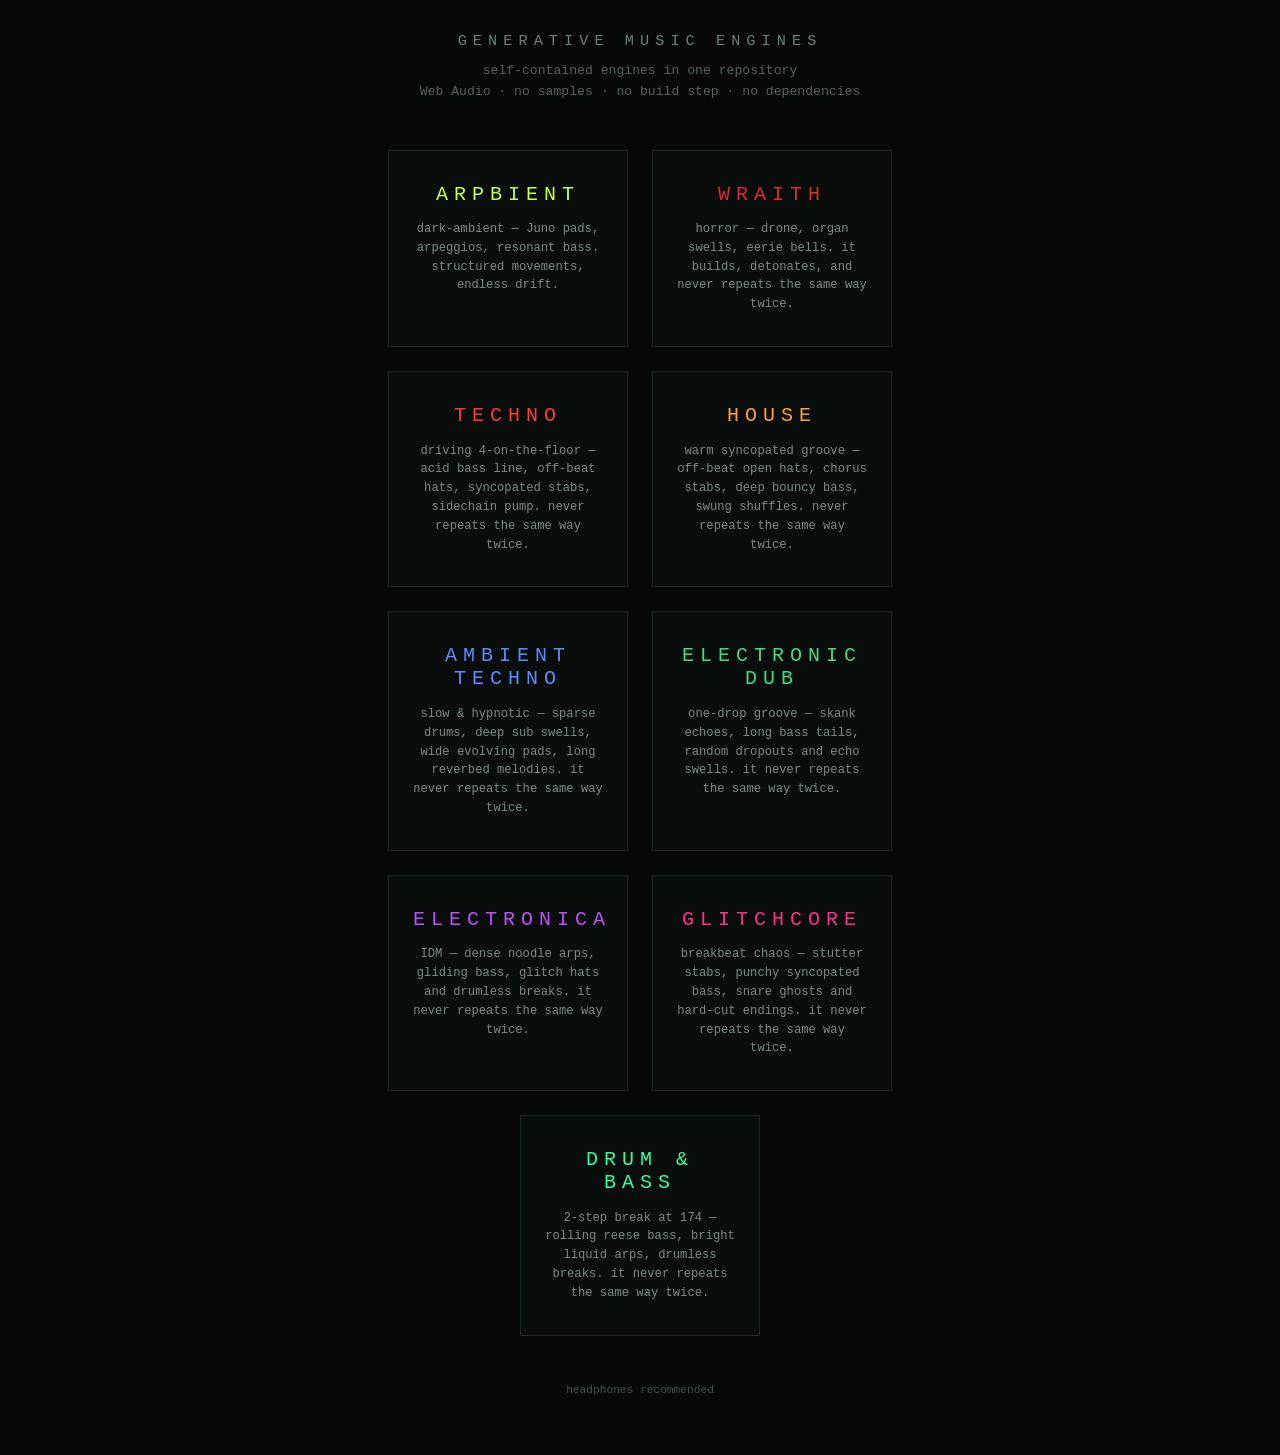
<file: index.html>
<!doctype html>
<html lang="en">
<head>
<meta charset="UTF-8" />
<title>Generative Music Engines</title>
<meta name="viewport" content="width=device-width, initial-scale=1.0" />
<link rel="icon" href="data:image/svg+xml,%3Csvg xmlns='http://www.w3.org/2000/svg' viewBox='0 0 16 16'%3E%3Crect width='16' height='16' fill='%23050807'/%3E%3Ccircle cx='5' cy='8' r='3' fill='none' stroke='%23c6ff3d' stroke-width='1.4'/%3E%3Ccircle cx='11' cy='8' r='3' fill='none' stroke='%23d92b2b' stroke-width='1.4'/%3E%3C/svg%3E" />
<style>
  :root { color-scheme: dark; }
  * { box-sizing: border-box; }
  body {
    margin: 0; min-height: 100vh; display: grid; place-items: center;
    background: #050807; color: #cfd8d3;
    font-family: ui-monospace, SFMono-Regular, Menlo, Consolas, monospace;
  }
  .wrap { text-align: center; padding: 2rem; max-width: 680px; }
  h1 {
    margin: 0 0 0.6rem; font-weight: 400; font-size: 0.95rem;
    letter-spacing: 0.4em; text-transform: uppercase; color: #6f7f78;
  }
  .sub { margin: 0 0 3rem; font-size: 0.82rem; color: #55635d; line-height: 1.6; }
  .cards { display: flex; gap: 1.5rem; justify-content: center; flex-wrap: wrap; }
  a.card {
    display: block; width: 240px; padding: 2rem 1.5rem; text-decoration: none;
    background: #080d0b; border: 1px solid #1c2622; color: #cfd8d3;
    transition: border-color 0.25s, box-shadow 0.25s, transform 0.25s;
  }
  a.card:hover { transform: translateY(-4px); }
  a.card h2 { margin: 0; font-size: 1.25rem; font-weight: 500; letter-spacing: 0.3em; }
  a.card p { margin: 0.9rem 0 0; font-size: 0.76rem; line-height: 1.55; color: #7d8c85; }
  #arpbient-card h2 { color: #c6ff3d; }
  #arpbient-card:hover { border-color: #c6ff3d; box-shadow: 0 0 34px rgba(198, 255, 61, 0.12); }
  #wraith-card h2 { color: #d92b2b; }
  #wraith-card:hover { border-color: #d92b2b; box-shadow: 0 0 34px rgba(217, 43, 43, 0.16); }
  #techno-card h2 { color: #ff3b30; }
  #techno-card:hover { border-color: #ff3b30; box-shadow: 0 0 34px rgba(255, 59, 48, 0.16); }
  #house-card h2 { color: #ffa028; }
  #house-card:hover { border-color: #ffa028; box-shadow: 0 0 34px rgba(255, 160, 40, 0.16); }
  #ambient-techno-card h2 { color: #5b8cff; }
  #ambient-techno-card:hover { border-color: #5b8cff; box-shadow: 0 0 34px rgba(91, 140, 255, 0.16); }
  #electronic-dub-card h2 { color: #3ddc84; }
  #electronic-dub-card:hover { border-color: #3ddc84; box-shadow: 0 0 34px rgba(61, 220, 132, 0.16); }
  #electronica-card h2 { color: #c04cff; }
  #electronica-card:hover { border-color: #c04cff; box-shadow: 0 0 34px rgba(192, 76, 255, 0.16); }
  #glitchcore-card h2 { color: #ff2e88; }
  #glitchcore-card:hover { border-color: #ff2e88; box-shadow: 0 0 34px rgba(255, 46, 136, 0.18); }
  #drum-and-bass-card h2 { color: #2eff9e; }
  #drum-and-bass-card:hover { border-color: #2eff9e; box-shadow: 0 0 34px rgba(46, 255, 158, 0.16); }
  .foot { margin: 3rem 0 0; font-size: 0.7rem; color: #45524c; }
</style>
</head>
<body>
  <div class="wrap">
    <h1>Generative Music Engines</h1>
    <p class="sub">self-contained engines in one repository<br/>
    Web Audio · no samples · no build step · no dependencies</p>
    <div class="cards">
      <a class="card" id="arpbient-card" href="arpbient/">
        <h2>ARPBIENT</h2>
        <p>dark-ambient — Juno pads, arpeggios, resonant bass.
        structured movements, endless drift.</p>
      </a>
      <a class="card" id="wraith-card" href="wraith/">
        <h2>WRAITH</h2>
        <p>horror — drone, organ swells, eerie bells.
        it builds, detonates, and never repeats the same way twice.</p>
      </a>
      <a class="card" id="techno-card" href="techno/">
        <h2>TECHNO</h2>
        <p>driving 4-on-the-floor — acid bass line, off-beat hats,
        syncopated stabs, sidechain pump. never repeats the same way twice.</p>
      </a>
      <a class="card" id="house-card" href="house/">
        <h2>HOUSE</h2>
        <p>warm syncopated groove — off-beat open hats, chorus stabs,
        deep bouncy bass, swung shuffles. never repeats the same way twice.</p>
      </a>
      <a class="card" id="ambient-techno-card" href="ambient-techno/">
        <h2>AMBIENT TECHNO</h2>
        <p>slow &amp; hypnotic — sparse drums, deep sub swells, wide evolving
        pads, long reverbed melodies. it never repeats the same way twice.</p>
      </a>
      <a class="card" id="electronic-dub-card" href="electronic-dub/">
        <h2>ELECTRONIC DUB</h2>
        <p>one-drop groove — skank echoes, long bass tails, random dropouts
        and echo swells. it never repeats the same way twice.</p>
      </a>
      <a class="card" id="electronica-card" href="electronica/">
        <h2>ELECTRONICA</h2>
        <p>IDM — dense noodle arps, gliding bass, glitch hats and
        drumless breaks. it never repeats the same way twice.</p>
      </a>
      <a class="card" id="glitchcore-card" href="glitchcore/">
        <h2>GLITCHCORE</h2>
        <p>breakbeat chaos — stutter stabs, punchy syncopated bass,
        snare ghosts and hard-cut endings. it never repeats the same way twice.</p>
      </a>
      <a class="card" id="drum-and-bass-card" href="drum-and-bass/">
        <h2>DRUM &amp; BASS</h2>
        <p>2-step break at 174 — rolling reese bass, bright liquid
        arps, drumless breaks. it never repeats the same way twice.</p>
      </a>
    </div>
    <p class="foot">headphones recommended</p>
  </div>
</body>
</html>
</file>
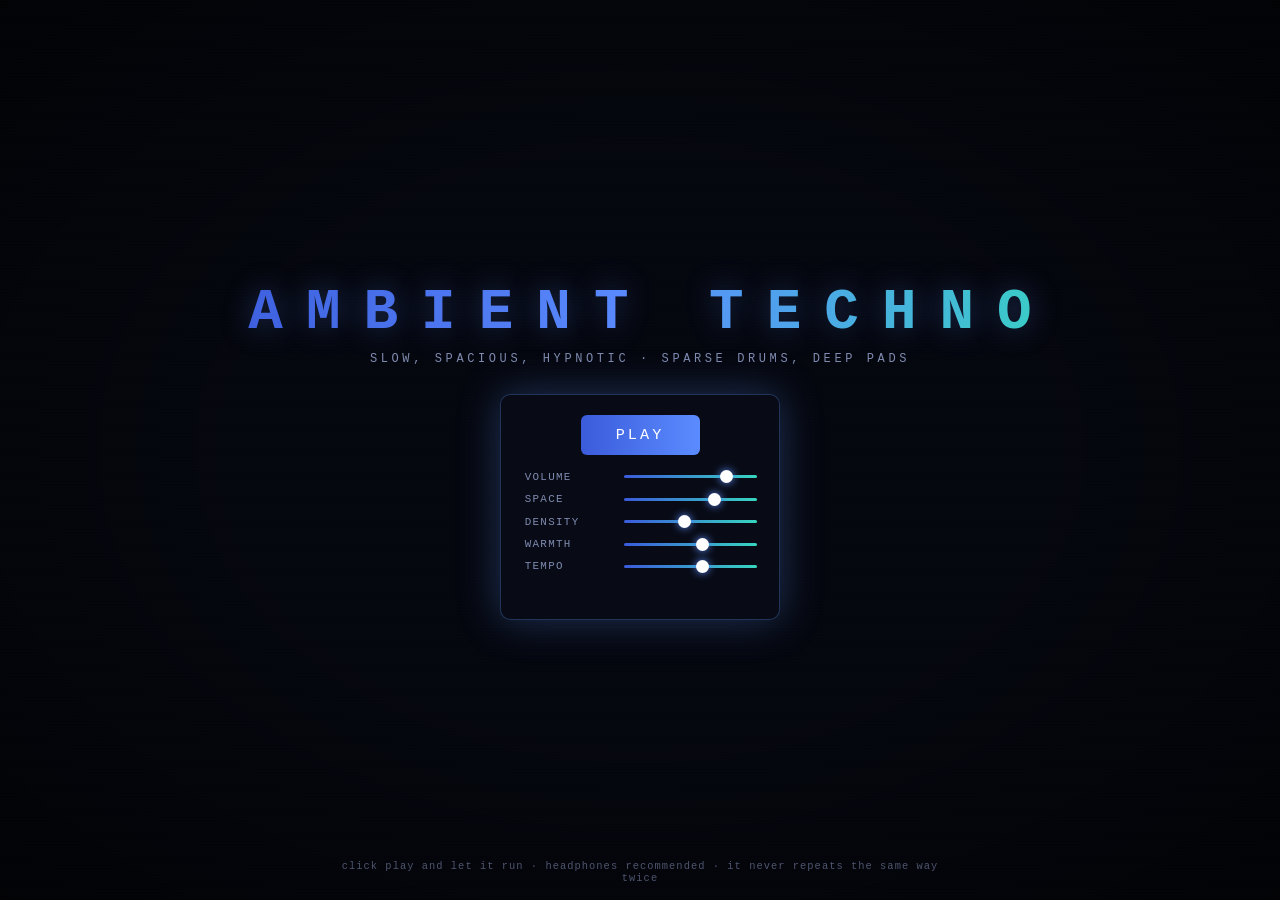
<file: ambient-techno/index.html>
<!doctype html>
<html lang="en">
<head>
<meta charset="UTF-8" />
<title>Ambient Techno</title>
<meta name="viewport" content="width=device-width, initial-scale=1.0" />
<link rel="icon" href="data:image/svg+xml,%3Csvg xmlns='http://www.w3.org/2000/svg' viewBox='0 0 16 16'%3E%3Crect width='16' height='16' fill='%2305070f'/%3E%3Cpath d='M2 10 Q5 5 8 8 T14 7' fill='none' stroke='%235b8cff' stroke-width='1.4' stroke-linecap='round'/%3E%3Ccircle cx='12' cy='11' r='1.6' fill='%2337d5c0'/%3E%3C/svg%3E" />
<link rel="stylesheet" href="style.css" />
<link rel="stylesheet" href="theme.css" />
</head>
<body>
  <canvas id="viz"></canvas>
  <div class="vignette"></div>
  <div class="scanlines"></div>

  <div class="overlay">
    <div class="title-block">
      <p class="title">AMBIENT&nbsp;TECHNO</p>
      <p class="subtitle">slow, spacious, hypnotic · sparse drums, deep pads</p>
    </div>

    <div class="panel">
      <button id="playBtn">PLAY</button>
      <div class="controls">
        <div class="control-row">
          <label for="vol">Volume</label>
          <input id="vol" type="range" min="0" max="1" step="0.01" value="0.8" />
        </div>
        <div class="control-row">
          <label for="space">Space</label>
          <input id="space" type="range" min="0" max="1" step="0.01" value="0.7" />
        </div>
        <div class="control-row">
          <label for="dens">Density</label>
          <input id="dens" type="range" min="0" max="1" step="0.01" value="0.45" />
        </div>
        <div class="control-row">
          <label for="warm">Warmth</label>
          <input id="warm" type="range" min="0" max="1" step="0.01" value="0.6" />
        </div>
        <div class="control-row">
          <label for="tempo">Tempo</label>
          <input id="tempo" type="range" min="90" max="120" step="1" value="108" />
        </div>
      </div>
      <div id="status"></div>
    </div>
  </div>

  <div class="hint">click play and let it run &middot; headphones recommended &middot; it never repeats the same way twice</div>

  <script type="module" src="js/main.js"></script>
</body>
</html>
</file>
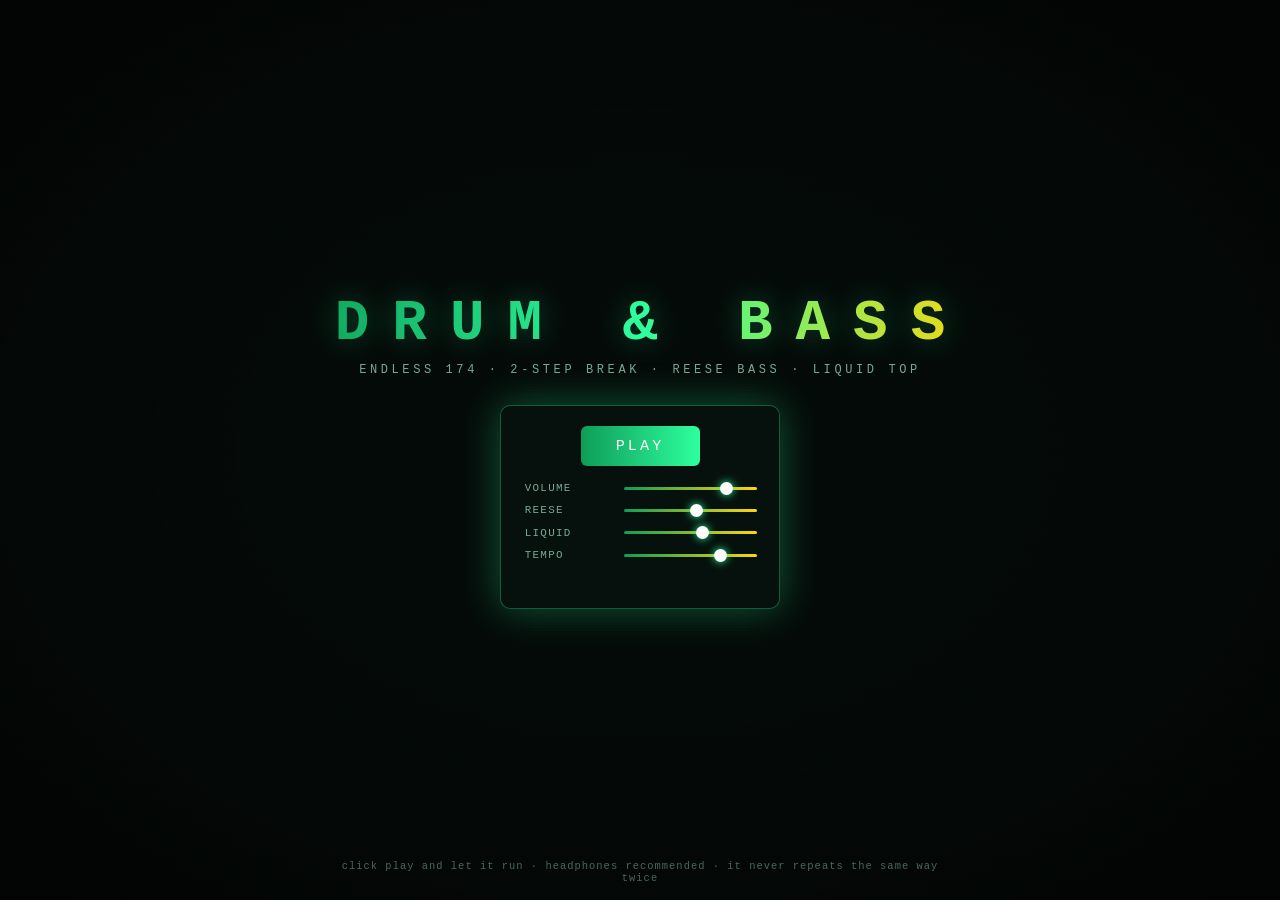
<file: drum-and-bass/index.html>
<!doctype html>
<html lang="en">
<head>
<meta charset="UTF-8" />
<title>Drum &amp; Bass</title>
<meta name="viewport" content="width=device-width, initial-scale=1.0" />
<link rel="icon" href="data:image/svg+xml,%3Csvg xmlns='http://www.w3.org/2000/svg' viewBox='0 0 16 16'%3E%3Crect width='16' height='16' fill='%23040a08'/%3E%3Cpath d='M2 11 L5 6 L8 11 L11 4 L14 9' fill='none' stroke='%232eff9e' stroke-width='1.7' stroke-linecap='round' stroke-linejoin='round'/%3E%3Ccircle cx='2' cy='11' r='1.4' fill='%23ffd60a'/%3E%3C/svg%3E" />
<link rel="stylesheet" href="style.css" />
<link rel="stylesheet" href="theme.css" />
</head>
<body>
  <canvas id="viz"></canvas>
  <div class="vignette"></div>
  <div class="scanlines"></div>

  <div class="overlay">
    <div class="title-block">
      <p class="title">DRUM &amp; BASS</p>
      <p class="subtitle">endless 174 · 2-step break · reese bass · liquid top</p>
    </div>

    <div class="panel">
      <button id="playBtn">PLAY</button>
      <div class="controls">
        <div class="control-row">
          <label for="vol">Volume</label>
          <input id="vol" type="range" min="0" max="1" step="0.01" value="0.8" />
        </div>
        <div class="control-row">
          <label for="reese">Reese</label>
          <input id="reese" type="range" min="0" max="1" step="0.01" value="0.55" />
        </div>
        <div class="control-row">
          <label for="liquid">Liquid</label>
          <input id="liquid" type="range" min="0" max="1" step="0.01" value="0.6" />
        </div>
        <div class="control-row">
          <label for="tempo">Tempo</label>
          <input id="tempo" type="range" min="168" max="176" step="1" value="174" />
        </div>
      </div>
      <div id="status"></div>
    </div>
  </div>

  <div class="hint">click play and let it run &middot; headphones recommended &middot; it never repeats the same way twice</div>

  <script type="module" src="js/main.js"></script>
</body>
</html>
</file>
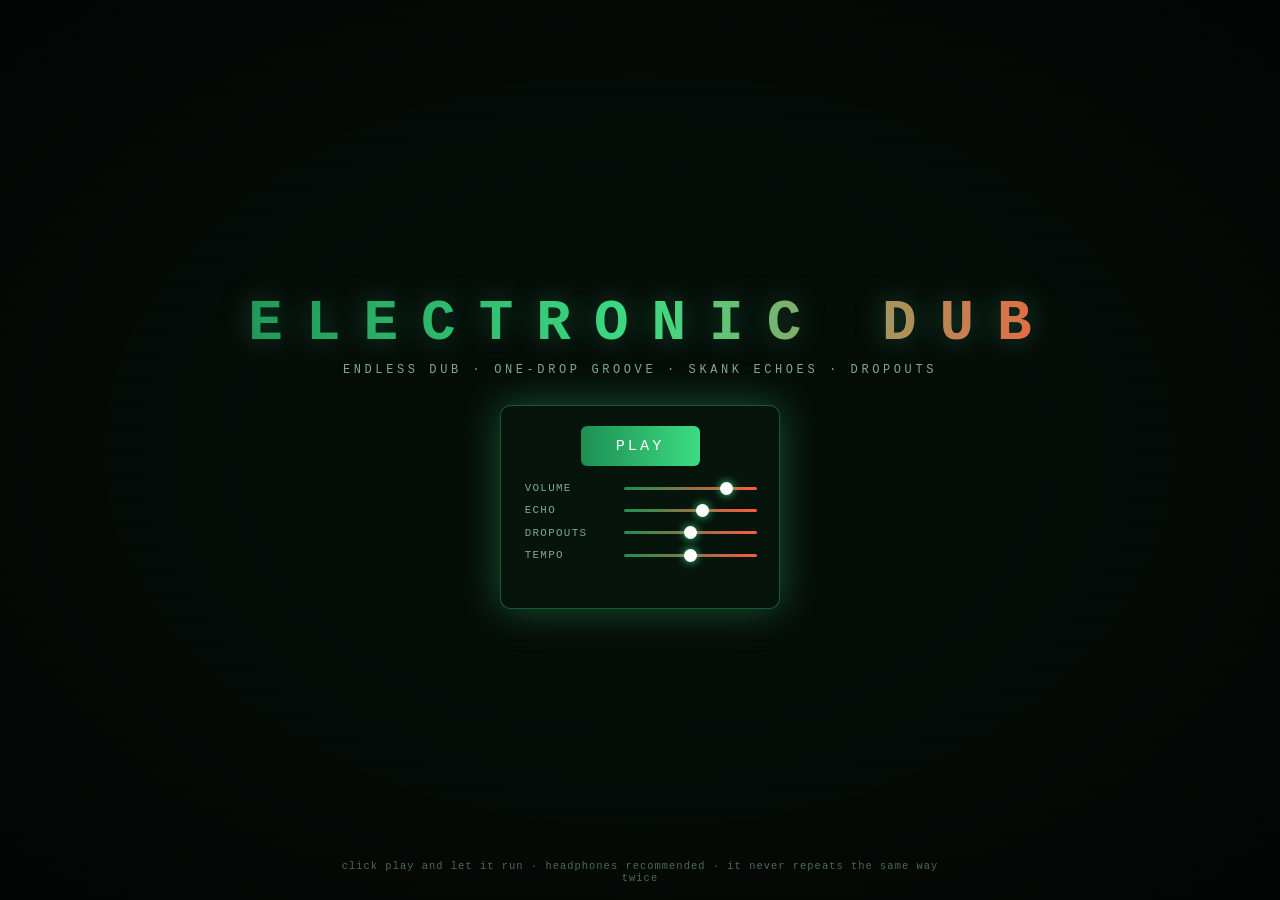
<file: electronic-dub/index.html>
<!doctype html>
<html lang="en">
<head>
<meta charset="UTF-8" />
<title>Electronic Dub</title>
<meta name="viewport" content="width=device-width, initial-scale=1.0" />
<link rel="icon" href="data:image/svg+xml,%3Csvg xmlns='http://www.w3.org/2000/svg' viewBox='0 0 16 16'%3E%3Crect width='16' height='16' fill='%23050c08'/%3E%3Cpath d='M2 11 Q8 3 14 11' fill='none' stroke='%233ddc84' stroke-width='1.8' stroke-linecap='round'/%3E%3Ccircle cx='8' cy='12' r='1.6' fill='%23ff5a3c'/%3E%3C/svg%3E" />
<link rel="stylesheet" href="style.css" />
<link rel="stylesheet" href="theme.css" />
</head>
<body>
  <canvas id="viz"></canvas>
  <div class="vignette"></div>
  <div class="scanlines"></div>

  <div class="overlay">
    <div class="title-block">
      <p class="title">ELECTRONIC DUB</p>
      <p class="subtitle">endless dub · one-drop groove · skank echoes · dropouts</p>
    </div>

    <div class="panel">
      <button id="playBtn">PLAY</button>
      <div class="controls">
        <div class="control-row">
          <label for="vol">Volume</label>
          <input id="vol" type="range" min="0" max="1" step="0.01" value="0.8" />
        </div>
        <div class="control-row">
          <label for="echo">Echo</label>
          <input id="echo" type="range" min="0" max="1" step="0.01" value="0.6" />
        </div>
        <div class="control-row">
          <label for="drop">Dropouts</label>
          <input id="drop" type="range" min="0" max="1" step="0.01" value="0.5" />
        </div>
        <div class="control-row">
          <label for="tempo">Tempo</label>
          <input id="tempo" type="range" min="70" max="100" step="1" value="85" />
        </div>
      </div>
      <div id="status"></div>
    </div>
  </div>

  <div class="hint">click play and let it run &middot; headphones recommended &middot; it never repeats the same way twice</div>

  <script type="module" src="js/main.js"></script>
</body>
</html>
</file>
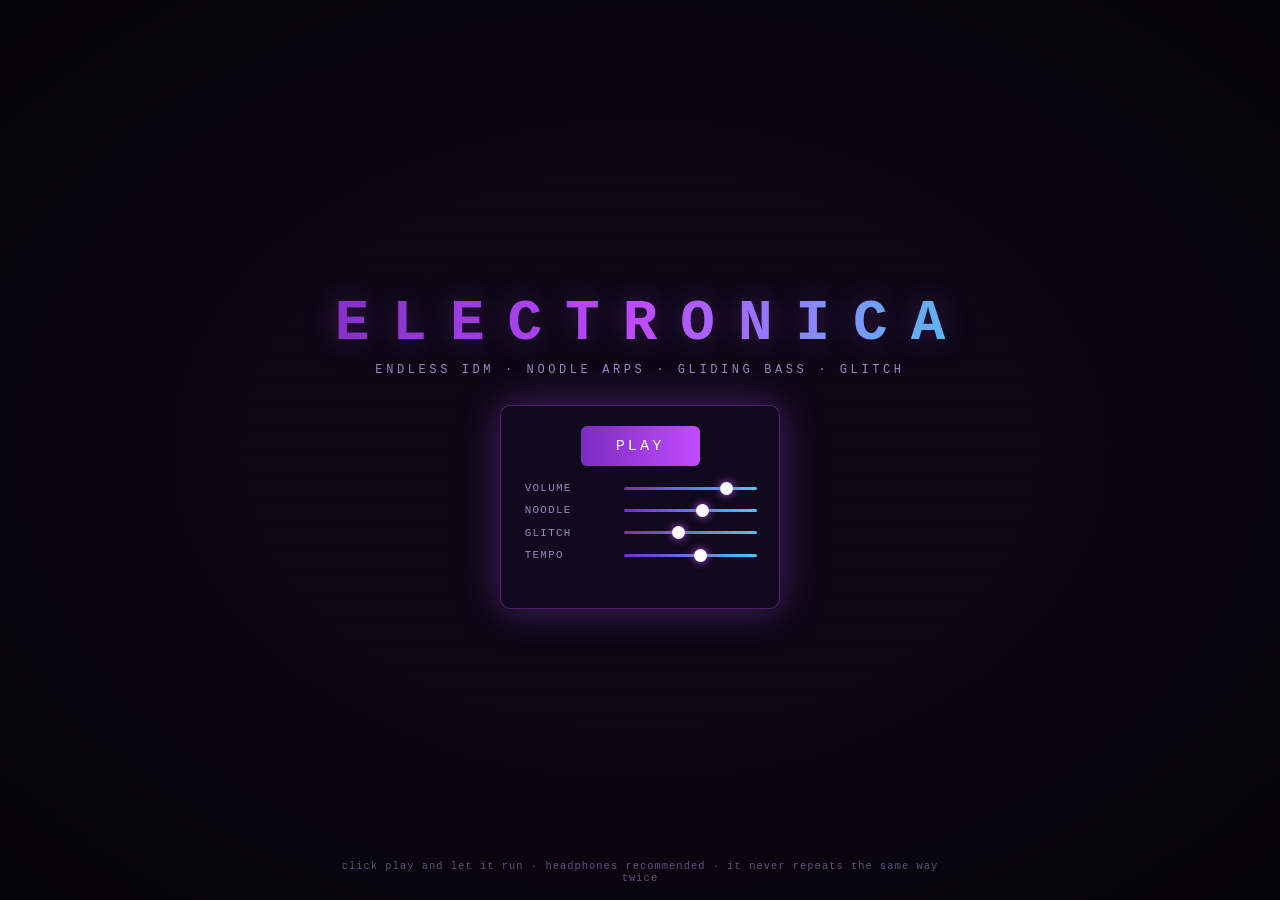
<file: electronica/index.html>
<!doctype html>
<html lang="en">
<head>
<meta charset="UTF-8" />
<title>Electronica</title>
<meta name="viewport" content="width=device-width, initial-scale=1.0" />
<link rel="icon" href="data:image/svg+xml,%3Csvg xmlns='http://www.w3.org/2000/svg' viewBox='0 0 16 16'%3E%3Crect width='16' height='16' fill='%230b0714'/%3E%3Cpath d='M2 10 L5 4 L8 12 L11 6 L14 10' fill='none' stroke='%23c04cff' stroke-width='1.6' stroke-linecap='round' stroke-linejoin='round'/%3E%3Ccircle cx='11' cy='6' r='1.4' fill='%234cc9f0'/%3E%3C/svg%3E" />
<link rel="stylesheet" href="style.css" />
<link rel="stylesheet" href="theme.css" />
</head>
<body>
  <canvas id="viz"></canvas>
  <div class="vignette"></div>
  <div class="scanlines"></div>

  <div class="overlay">
    <div class="title-block">
      <p class="title">ELECTRONICA</p>
      <p class="subtitle">endless IDM · noodle arps · gliding bass · glitch</p>
    </div>

    <div class="panel">
      <button id="playBtn">PLAY</button>
      <div class="controls">
        <div class="control-row">
          <label for="vol">Volume</label>
          <input id="vol" type="range" min="0" max="1" step="0.01" value="0.8" />
        </div>
        <div class="control-row">
          <label for="dens">Noodle</label>
          <input id="dens" type="range" min="0" max="1" step="0.01" value="0.6" />
        </div>
        <div class="control-row">
          <label for="glitch">Glitch</label>
          <input id="glitch" type="range" min="0" max="1" step="0.01" value="0.4" />
        </div>
        <div class="control-row">
          <label for="tempo">Tempo</label>
          <input id="tempo" type="range" min="104" max="128" step="1" value="118" />
        </div>
      </div>
      <div id="status"></div>
    </div>
  </div>

  <div class="hint">click play and let it run &middot; headphones recommended &middot; it never repeats the same way twice</div>

  <script type="module" src="js/main.js"></script>
</body>
</html>
</file>
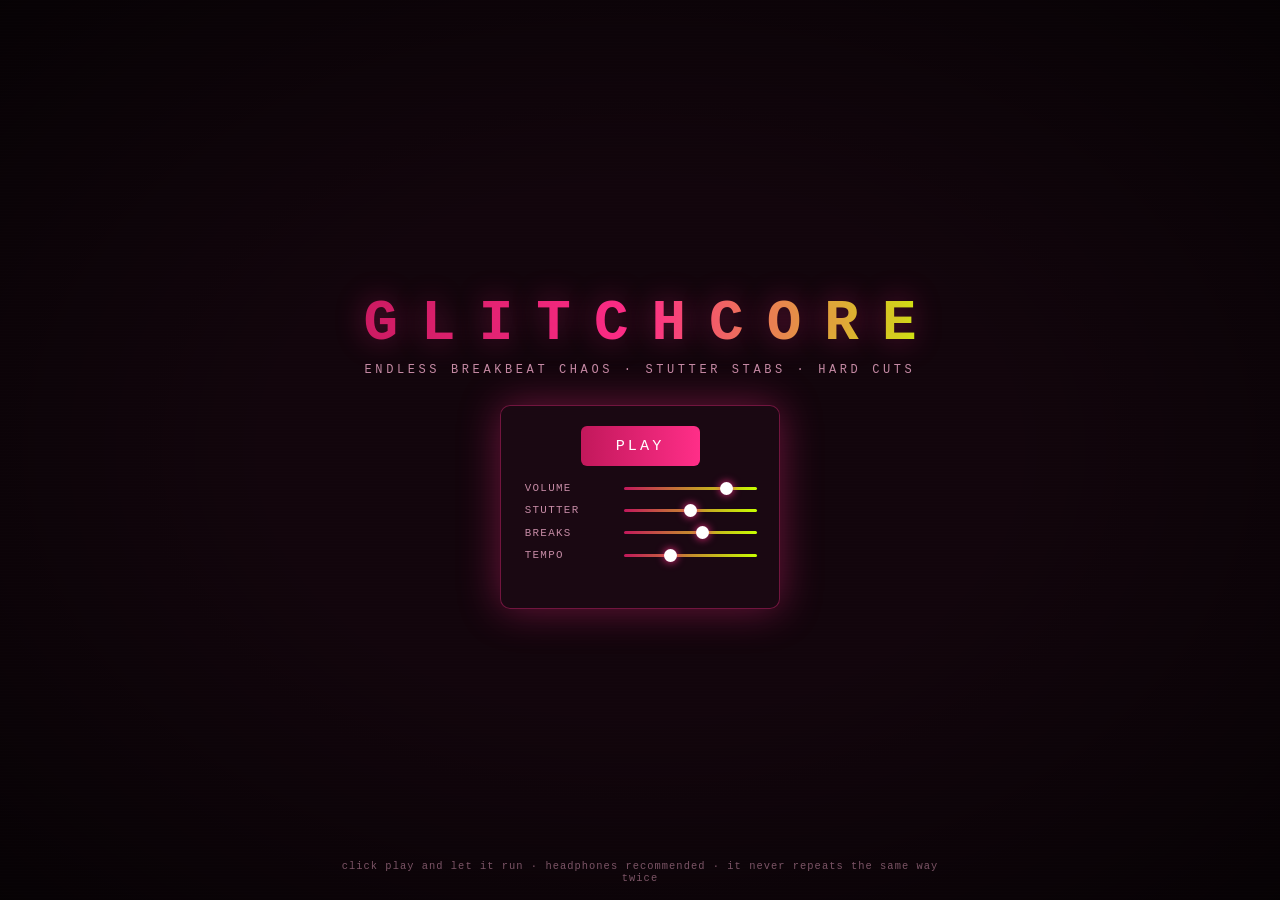
<file: glitchcore/index.html>
<!doctype html>
<html lang="en">
<head>
<meta charset="UTF-8" />
<title>Glitchcore</title>
<meta name="viewport" content="width=device-width, initial-scale=1.0" />
<link rel="icon" href="data:image/svg+xml,%3Csvg xmlns='http://www.w3.org/2000/svg' viewBox='0 0 16 16'%3E%3Crect width='16' height='16' fill='%2312050c'/%3E%3Crect x='2' y='8' width='3' height='5' fill='%23ff2e88'/%3E%3Crect x='6' y='4' width='3' height='9' fill='%23ff2e88'/%3E%3Crect x='10' y='6' width='3' height='7' fill='%23c8ff00'/%3E%3C/svg%3E" />
<link rel="stylesheet" href="style.css" />
<link rel="stylesheet" href="theme.css" />
</head>
<body>
  <canvas id="viz"></canvas>
  <div class="vignette"></div>
  <div class="scanlines"></div>

  <div class="overlay">
    <div class="title-block">
      <p class="title">GLITCHCORE</p>
      <p class="subtitle">endless breakbeat chaos · stutter stabs · hard cuts</p>
    </div>

    <div class="panel">
      <button id="playBtn">PLAY</button>
      <div class="controls">
        <div class="control-row">
          <label for="vol">Volume</label>
          <input id="vol" type="range" min="0" max="1" step="0.01" value="0.8" />
        </div>
        <div class="control-row">
          <label for="stutter">Stutter</label>
          <input id="stutter" type="range" min="0" max="1" step="0.01" value="0.5" />
        </div>
        <div class="control-row">
          <label for="breaks">Breaks</label>
          <input id="breaks" type="range" min="0" max="1" step="0.01" value="0.6" />
        </div>
        <div class="control-row">
          <label for="tempo">Tempo</label>
          <input id="tempo" type="range" min="140" max="170" step="1" value="150" />
        </div>
      </div>
      <div id="status"></div>
    </div>
  </div>

  <div class="hint">click play and let it run &middot; headphones recommended &middot; it never repeats the same way twice</div>

  <script type="module" src="js/main.js"></script>
</body>
</html>
</file>
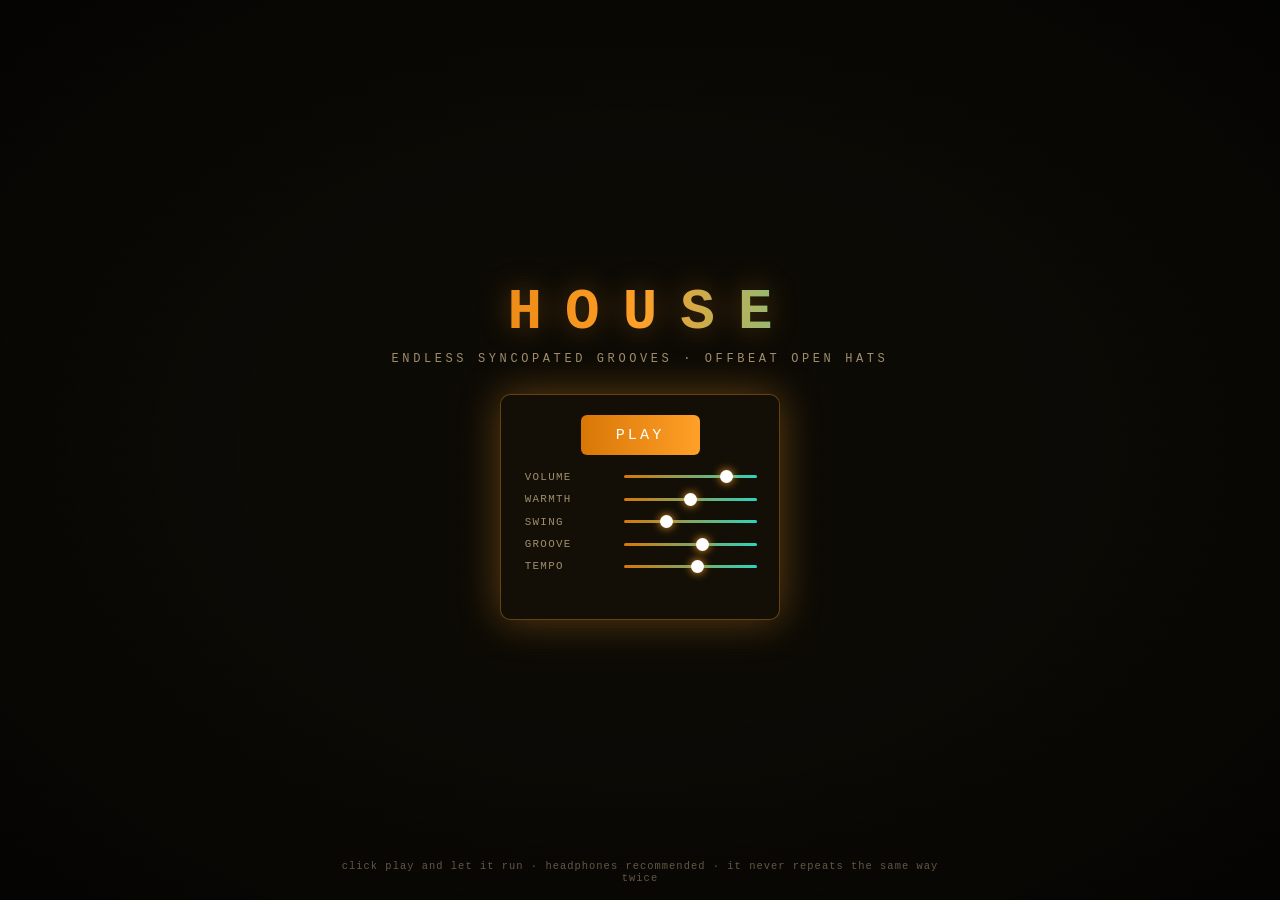
<file: house/index.html>
<!doctype html>
<html lang="en">
<head>
<meta charset="UTF-8" />
<title>House</title>
<meta name="viewport" content="width=device-width, initial-scale=1.0" />
<link rel="icon" href="data:image/svg+xml,%3Csvg xmlns='http://www.w3.org/2000/svg' viewBox='0 0 16 16'%3E%3Crect width='16' height='16' fill='%230c0a05'/%3E%3Cpath d='M3 11 L8 4 L13 11' fill='none' stroke='%23ffa028' stroke-width='1.8' stroke-linecap='round' stroke-linejoin='round'/%3E%3Ccircle cx='8' cy='12' r='1.8' fill='%232dd4bf'/%3E%3C/svg%3E" />
<link rel="stylesheet" href="style.css" />
<link rel="stylesheet" href="theme.css" />
</head>
<body>
  <canvas id="viz"></canvas>
  <div class="vignette"></div>
  <div class="scanlines"></div>

  <div class="overlay">
    <div class="title-block">
      <p class="title">HOUSE</p>
      <p class="subtitle">endless syncopated grooves · offbeat open hats</p>
    </div>

    <div class="panel">
      <button id="playBtn">PLAY</button>
      <div class="controls">
        <div class="control-row">
          <label for="vol">Volume</label>
          <input id="vol" type="range" min="0" max="1" step="0.01" value="0.8" />
        </div>
        <div class="control-row">
          <label for="warm">Warmth</label>
          <input id="warm" type="range" min="0" max="1" step="0.01" value="0.5" />
        </div>
        <div class="control-row">
          <label for="swing">Swing</label>
          <input id="swing" type="range" min="0" max="1" step="0.01" value="0.3" />
        </div>
        <div class="control-row">
          <label for="dens">Groove</label>
          <input id="dens" type="range" min="0" max="1" step="0.01" value="0.6" />
        </div>
        <div class="control-row">
          <label for="tempo">Tempo</label>
          <input id="tempo" type="range" min="112" max="130" step="1" value="122" />
        </div>
      </div>
      <div id="status"></div>
    </div>
  </div>

  <div class="hint">click play and let it run &middot; headphones recommended &middot; it never repeats the same way twice</div>

  <script type="module" src="js/main.js"></script>
</body>
</html>
</file>
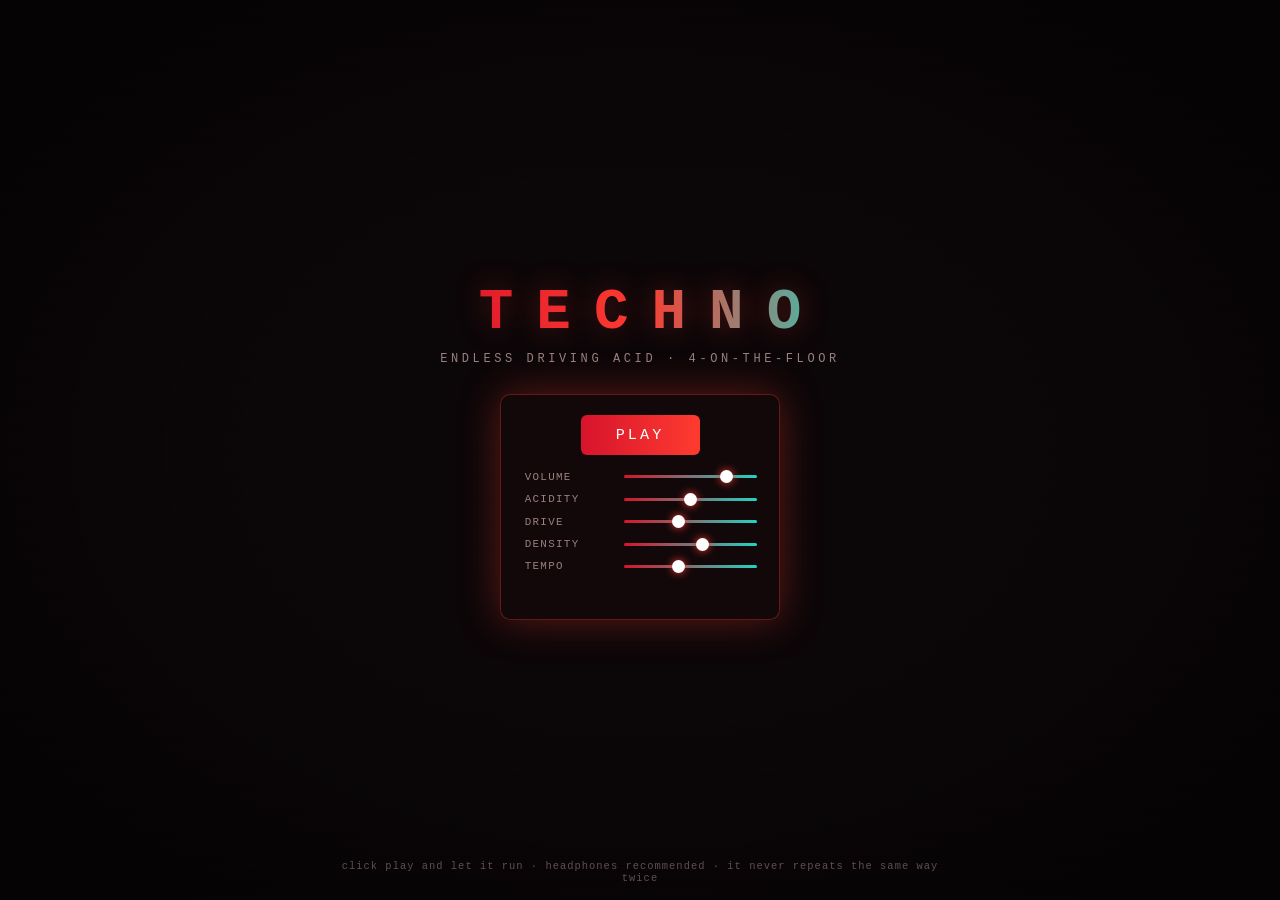
<file: techno/index.html>
<!doctype html>
<html lang="en">
<head>
<meta charset="UTF-8" />
<title>Techno</title>
<meta name="viewport" content="width=device-width, initial-scale=1.0" />
<link rel="icon" href="data:image/svg+xml,%3Csvg xmlns='http://www.w3.org/2000/svg' viewBox='0 0 16 16'%3E%3Crect width='16' height='16' fill='%230b0608'/%3E%3Ccircle cx='8' cy='8' r='5' fill='none' stroke='%23ff3b30' stroke-width='1.6'/%3E%3Ccircle cx='8' cy='8' r='2' fill='%23ff3b30'/%3E%3C/svg%3E" />
<link rel="stylesheet" href="style.css" />
<link rel="stylesheet" href="theme.css" />
</head>
<body>
  <canvas id="viz"></canvas>
  <div class="vignette"></div>
  <div class="scanlines"></div>

  <div class="overlay">
    <div class="title-block">
      <p class="title">TECHNO</p>
      <p class="subtitle">endless driving acid · 4-on-the-floor</p>
    </div>

    <div class="panel">
      <button id="playBtn">PLAY</button>
      <div class="controls">
        <div class="control-row">
          <label for="vol">Volume</label>
          <input id="vol" type="range" min="0" max="1" step="0.01" value="0.8" />
        </div>
        <div class="control-row">
          <label for="acid">Acidity</label>
          <input id="acid" type="range" min="0" max="1" step="0.01" value="0.5" />
        </div>
        <div class="control-row">
          <label for="drive">Drive</label>
          <input id="drive" type="range" min="0" max="1" step="0.01" value="0.4" />
        </div>
        <div class="control-row">
          <label for="dens">Density</label>
          <input id="dens" type="range" min="0" max="1" step="0.01" value="0.6" />
        </div>
        <div class="control-row">
          <label for="tempo">Tempo</label>
          <input id="tempo" type="range" min="118" max="138" step="1" value="126" />
        </div>
      </div>
      <div id="status"></div>
    </div>
  </div>

  <div class="hint">click play and let it run &middot; headphones recommended &middot; it never repeats the same way twice</div>

  <script type="module" src="js/main.js"></script>
</body>
</html>
</file>
<file: ambient-techno/style.css>
/* Shared layout for every engine. Genre-specific colors live in theme.css,
   which is loaded after this file and redefines the custom properties. */
:root {
  color-scheme: dark;
  /* theme.css overrides: --bg --panel --border --accent --accent2 --accent3
     --text --text-dim --fade --glow */
  --bg: #06040c;
  --panel: rgba(12, 9, 20, 0.72);
  --border: rgba(122, 47, 240, 0.35);
  --accent: #ff2d55;
  --accent2: #7a2ff0;
  --accent3: #22d3c4;
  --text: #e7e2f5;
  --text-dim: #8f88ab;
}

* {
  box-sizing: border-box;
}

html, body {
  margin: 0;
  padding: 0;
  width: 100%;
  height: 100%;
  background: var(--bg);
  color: var(--text);
  font-family: 'Courier New', ui-monospace, Menlo, Consolas, monospace;
  overflow: hidden;
}

#viz {
  position: fixed;
  inset: 0;
  width: 100vw;
  height: 100vh;
  display: block;
  background: var(--bg);
}

.overlay {
  position: fixed;
  inset: 0;
  display: flex;
  flex-direction: column;
  align-items: center;
  justify-content: center;
  gap: 1.75rem;
  pointer-events: none;
  padding: 1rem;
}

.title-block {
  text-align: center;
  pointer-events: none;
}

.title {
  font-size: clamp(2rem, 6vw, 3.6rem);
  letter-spacing: 0.4em;
  margin: 0;
  padding-left: 0.4em; /* optically re-center after letter-spacing */
  font-weight: 700;
  background: linear-gradient(90deg, var(--accent2), var(--accent), var(--accent3));
  -webkit-background-clip: text;
  background-clip: text;
  color: transparent;
  text-shadow: 0 0 30px var(--glow);
}

.subtitle {
  margin: 0.4rem 0 0;
  font-size: 0.75rem;
  letter-spacing: 0.3em;
  color: var(--text-dim);
  text-transform: uppercase;
}

.panel {
  pointer-events: auto;
  background: var(--panel);
  border: 1px solid var(--border);
  border-radius: 10px;
  padding: 1.25rem 1.5rem;
  backdrop-filter: blur(6px);
  display: flex;
  flex-direction: column;
  gap: 1rem;
  min-width: 280px;
  box-shadow: 0 0 40px var(--border);
}

#playBtn {
  pointer-events: auto;
  font-family: inherit;
  font-size: 0.95rem;
  letter-spacing: 0.2em;
  padding: 0.7rem 2.2rem;
  background: linear-gradient(90deg, var(--accent2), var(--accent));
  border: none;
  border-radius: 6px;
  color: #fff;
  cursor: pointer;
  align-self: center;
  transition: filter 0.15s, transform 0.15s;
}

#playBtn:hover {
  filter: brightness(1.15);
  transform: translateY(-1px);
}

#playBtn:active {
  transform: translateY(0);
}

.controls {
  display: grid;
  grid-template-columns: 1fr;
  gap: 0.65rem;
}

.control-row {
  display: grid;
  grid-template-columns: 5.5rem 1fr;
  align-items: center;
  gap: 0.6rem;
}

.control-row label {
  font-size: 0.68rem;
  letter-spacing: 0.12em;
  color: var(--text-dim);
  text-transform: uppercase;
}

input[type='range'] {
  -webkit-appearance: none;
  appearance: none;
  width: 100%;
  height: 3px;
  background: linear-gradient(90deg, var(--accent2), var(--accent3));
  border-radius: 2px;
  outline: none;
}

input[type='range']::-webkit-slider-thumb {
  -webkit-appearance: none;
  appearance: none;
  width: 13px;
  height: 13px;
  border-radius: 50%;
  background: #fff;
  box-shadow: 0 0 8px var(--accent);
  cursor: pointer;
}

input[type='range']::-moz-range-thumb {
  width: 13px;
  height: 13px;
  border: none;
  border-radius: 50%;
  background: #fff;
  box-shadow: 0 0 8px var(--accent);
  cursor: pointer;
}

#status {
  text-align: center;
  font-size: 0.65rem;
  letter-spacing: 0.15em;
  color: var(--text-dim);
  min-height: 1em;
  text-transform: uppercase;
}

.hint {
  position: fixed;
  bottom: 1rem;
  left: 50%;
  transform: translateX(-50%);
  font-size: 0.65rem;
  letter-spacing: 0.1em;
  color: var(--text-dim);
  opacity: 0.6;
  pointer-events: none;
  text-align: center;
}

.scanlines {
  position: fixed;
  inset: 0;
  pointer-events: none;
  background: repeating-linear-gradient(
    to bottom,
    rgba(255, 255, 255, 0.02),
    rgba(255, 255, 255, 0.02) 1px,
    transparent 1px,
    transparent 3px
  );
  mix-blend-mode: overlay;
}

.vignette {
  position: fixed;
  inset: 0;
  pointer-events: none;
  background: radial-gradient(ellipse at center, transparent 40%, rgba(0, 0, 0, 0.65) 100%);
}
</file>
<file: ambient-techno/theme.css>
:root {
  --bg: #05070f;
  --panel: rgba(10, 14, 26, 0.72);
  --border: rgba(80, 130, 220, 0.35);
  --accent: #5b8cff;
  --accent2: #3b5bdb;
  --accent3: #37d5c0;
  --text: #e4e9f5;
  --text-dim: #7f8bb0;
  --fade: rgba(5, 7, 15, 0.22);
  --glow: rgba(91, 140, 255, 0.35);
}
</file>
<file: drum-and-bass/style.css>
/* Shared layout for every engine. Genre-specific colors live in theme.css,
   which is loaded after this file and redefines the custom properties. */
:root {
  color-scheme: dark;
  /* theme.css overrides: --bg --panel --border --accent --accent2 --accent3
     --text --text-dim --fade --glow */
  --bg: #06040c;
  --panel: rgba(12, 9, 20, 0.72);
  --border: rgba(122, 47, 240, 0.35);
  --accent: #ff2d55;
  --accent2: #7a2ff0;
  --accent3: #22d3c4;
  --text: #e7e2f5;
  --text-dim: #8f88ab;
}

* {
  box-sizing: border-box;
}

html, body {
  margin: 0;
  padding: 0;
  width: 100%;
  height: 100%;
  background: var(--bg);
  color: var(--text);
  font-family: 'Courier New', ui-monospace, Menlo, Consolas, monospace;
  overflow: hidden;
}

#viz {
  position: fixed;
  inset: 0;
  width: 100vw;
  height: 100vh;
  display: block;
  background: var(--bg);
}

.overlay {
  position: fixed;
  inset: 0;
  display: flex;
  flex-direction: column;
  align-items: center;
  justify-content: center;
  gap: 1.75rem;
  pointer-events: none;
  padding: 1rem;
}

.title-block {
  text-align: center;
  pointer-events: none;
}

.title {
  font-size: clamp(2rem, 6vw, 3.6rem);
  letter-spacing: 0.4em;
  margin: 0;
  padding-left: 0.4em; /* optically re-center after letter-spacing */
  font-weight: 700;
  background: linear-gradient(90deg, var(--accent2), var(--accent), var(--accent3));
  -webkit-background-clip: text;
  background-clip: text;
  color: transparent;
  text-shadow: 0 0 30px var(--glow);
}

.subtitle {
  margin: 0.4rem 0 0;
  font-size: 0.75rem;
  letter-spacing: 0.3em;
  color: var(--text-dim);
  text-transform: uppercase;
}

.panel {
  pointer-events: auto;
  background: var(--panel);
  border: 1px solid var(--border);
  border-radius: 10px;
  padding: 1.25rem 1.5rem;
  backdrop-filter: blur(6px);
  display: flex;
  flex-direction: column;
  gap: 1rem;
  min-width: 280px;
  box-shadow: 0 0 40px var(--border);
}

#playBtn {
  pointer-events: auto;
  font-family: inherit;
  font-size: 0.95rem;
  letter-spacing: 0.2em;
  padding: 0.7rem 2.2rem;
  background: linear-gradient(90deg, var(--accent2), var(--accent));
  border: none;
  border-radius: 6px;
  color: #fff;
  cursor: pointer;
  align-self: center;
  transition: filter 0.15s, transform 0.15s;
}

#playBtn:hover {
  filter: brightness(1.15);
  transform: translateY(-1px);
}

#playBtn:active {
  transform: translateY(0);
}

.controls {
  display: grid;
  grid-template-columns: 1fr;
  gap: 0.65rem;
}

.control-row {
  display: grid;
  grid-template-columns: 5.5rem 1fr;
  align-items: center;
  gap: 0.6rem;
}

.control-row label {
  font-size: 0.68rem;
  letter-spacing: 0.12em;
  color: var(--text-dim);
  text-transform: uppercase;
}

input[type='range'] {
  -webkit-appearance: none;
  appearance: none;
  width: 100%;
  height: 3px;
  background: linear-gradient(90deg, var(--accent2), var(--accent3));
  border-radius: 2px;
  outline: none;
}

input[type='range']::-webkit-slider-thumb {
  -webkit-appearance: none;
  appearance: none;
  width: 13px;
  height: 13px;
  border-radius: 50%;
  background: #fff;
  box-shadow: 0 0 8px var(--accent);
  cursor: pointer;
}

input[type='range']::-moz-range-thumb {
  width: 13px;
  height: 13px;
  border: none;
  border-radius: 50%;
  background: #fff;
  box-shadow: 0 0 8px var(--accent);
  cursor: pointer;
}

#status {
  text-align: center;
  font-size: 0.65rem;
  letter-spacing: 0.15em;
  color: var(--text-dim);
  min-height: 1em;
  text-transform: uppercase;
}

.hint {
  position: fixed;
  bottom: 1rem;
  left: 50%;
  transform: translateX(-50%);
  font-size: 0.65rem;
  letter-spacing: 0.1em;
  color: var(--text-dim);
  opacity: 0.6;
  pointer-events: none;
  text-align: center;
}

.scanlines {
  position: fixed;
  inset: 0;
  pointer-events: none;
  background: repeating-linear-gradient(
    to bottom,
    rgba(255, 255, 255, 0.02),
    rgba(255, 255, 255, 0.02) 1px,
    transparent 1px,
    transparent 3px
  );
  mix-blend-mode: overlay;
}

.vignette {
  position: fixed;
  inset: 0;
  pointer-events: none;
  background: radial-gradient(ellipse at center, transparent 40%, rgba(0, 0, 0, 0.65) 100%);
}
</file>
<file: drum-and-bass/theme.css>
:root {
  --bg: #040a08;
  --panel: rgba(8, 22, 16, 0.72);
  --border: rgba(46, 255, 158, 0.32);
  --accent: #2eff9e;
  --accent2: #0f9d58;
  --accent3: #ffd60a;
  --text: #e6fbf0;
  --text-dim: #79a892;
  --fade: rgba(4, 10, 8, 0.22);
  --glow: rgba(46, 255, 158, 0.3);
}
</file>
<file: electronic-dub/style.css>
/* Shared layout for every engine. Genre-specific colors live in theme.css,
   which is loaded after this file and redefines the custom properties. */
:root {
  color-scheme: dark;
  /* theme.css overrides: --bg --panel --border --accent --accent2 --accent3
     --text --text-dim --fade --glow */
  --bg: #06040c;
  --panel: rgba(12, 9, 20, 0.72);
  --border: rgba(122, 47, 240, 0.35);
  --accent: #ff2d55;
  --accent2: #7a2ff0;
  --accent3: #22d3c4;
  --text: #e7e2f5;
  --text-dim: #8f88ab;
}

* {
  box-sizing: border-box;
}

html, body {
  margin: 0;
  padding: 0;
  width: 100%;
  height: 100%;
  background: var(--bg);
  color: var(--text);
  font-family: 'Courier New', ui-monospace, Menlo, Consolas, monospace;
  overflow: hidden;
}

#viz {
  position: fixed;
  inset: 0;
  width: 100vw;
  height: 100vh;
  display: block;
  background: var(--bg);
}

.overlay {
  position: fixed;
  inset: 0;
  display: flex;
  flex-direction: column;
  align-items: center;
  justify-content: center;
  gap: 1.75rem;
  pointer-events: none;
  padding: 1rem;
}

.title-block {
  text-align: center;
  pointer-events: none;
}

.title {
  font-size: clamp(2rem, 6vw, 3.6rem);
  letter-spacing: 0.4em;
  margin: 0;
  padding-left: 0.4em; /* optically re-center after letter-spacing */
  font-weight: 700;
  background: linear-gradient(90deg, var(--accent2), var(--accent), var(--accent3));
  -webkit-background-clip: text;
  background-clip: text;
  color: transparent;
  text-shadow: 0 0 30px var(--glow);
}

.subtitle {
  margin: 0.4rem 0 0;
  font-size: 0.75rem;
  letter-spacing: 0.3em;
  color: var(--text-dim);
  text-transform: uppercase;
}

.panel {
  pointer-events: auto;
  background: var(--panel);
  border: 1px solid var(--border);
  border-radius: 10px;
  padding: 1.25rem 1.5rem;
  backdrop-filter: blur(6px);
  display: flex;
  flex-direction: column;
  gap: 1rem;
  min-width: 280px;
  box-shadow: 0 0 40px var(--border);
}

#playBtn {
  pointer-events: auto;
  font-family: inherit;
  font-size: 0.95rem;
  letter-spacing: 0.2em;
  padding: 0.7rem 2.2rem;
  background: linear-gradient(90deg, var(--accent2), var(--accent));
  border: none;
  border-radius: 6px;
  color: #fff;
  cursor: pointer;
  align-self: center;
  transition: filter 0.15s, transform 0.15s;
}

#playBtn:hover {
  filter: brightness(1.15);
  transform: translateY(-1px);
}

#playBtn:active {
  transform: translateY(0);
}

.controls {
  display: grid;
  grid-template-columns: 1fr;
  gap: 0.65rem;
}

.control-row {
  display: grid;
  grid-template-columns: 5.5rem 1fr;
  align-items: center;
  gap: 0.6rem;
}

.control-row label {
  font-size: 0.68rem;
  letter-spacing: 0.12em;
  color: var(--text-dim);
  text-transform: uppercase;
}

input[type='range'] {
  -webkit-appearance: none;
  appearance: none;
  width: 100%;
  height: 3px;
  background: linear-gradient(90deg, var(--accent2), var(--accent3));
  border-radius: 2px;
  outline: none;
}

input[type='range']::-webkit-slider-thumb {
  -webkit-appearance: none;
  appearance: none;
  width: 13px;
  height: 13px;
  border-radius: 50%;
  background: #fff;
  box-shadow: 0 0 8px var(--accent);
  cursor: pointer;
}

input[type='range']::-moz-range-thumb {
  width: 13px;
  height: 13px;
  border: none;
  border-radius: 50%;
  background: #fff;
  box-shadow: 0 0 8px var(--accent);
  cursor: pointer;
}

#status {
  text-align: center;
  font-size: 0.65rem;
  letter-spacing: 0.15em;
  color: var(--text-dim);
  min-height: 1em;
  text-transform: uppercase;
}

.hint {
  position: fixed;
  bottom: 1rem;
  left: 50%;
  transform: translateX(-50%);
  font-size: 0.65rem;
  letter-spacing: 0.1em;
  color: var(--text-dim);
  opacity: 0.6;
  pointer-events: none;
  text-align: center;
}

.scanlines {
  position: fixed;
  inset: 0;
  pointer-events: none;
  background: repeating-linear-gradient(
    to bottom,
    rgba(255, 255, 255, 0.02),
    rgba(255, 255, 255, 0.02) 1px,
    transparent 1px,
    transparent 3px
  );
  mix-blend-mode: overlay;
}

.vignette {
  position: fixed;
  inset: 0;
  pointer-events: none;
  background: radial-gradient(ellipse at center, transparent 40%, rgba(0, 0, 0, 0.65) 100%);
}
</file>
<file: electronic-dub/theme.css>
:root {
  --bg: #050c08;
  --panel: rgba(9, 24, 15, 0.72);
  --border: rgba(61, 220, 132, 0.35);
  --accent: #3ddc84;
  --accent2: #1d8f52;
  --accent3: #ff5a3c;
  --text: #e4f5ea;
  --text-dim: #7da892;
  --fade: rgba(5, 12, 8, 0.22);
  --glow: rgba(61, 220, 132, 0.35);
}
</file>
<file: electronica/style.css>
/* Shared layout for every engine. Genre-specific colors live in theme.css,
   which is loaded after this file and redefines the custom properties. */
:root {
  color-scheme: dark;
  /* theme.css overrides: --bg --panel --border --accent --accent2 --accent3
     --text --text-dim --fade --glow */
  --bg: #06040c;
  --panel: rgba(12, 9, 20, 0.72);
  --border: rgba(122, 47, 240, 0.35);
  --accent: #ff2d55;
  --accent2: #7a2ff0;
  --accent3: #22d3c4;
  --text: #e7e2f5;
  --text-dim: #8f88ab;
}

* {
  box-sizing: border-box;
}

html, body {
  margin: 0;
  padding: 0;
  width: 100%;
  height: 100%;
  background: var(--bg);
  color: var(--text);
  font-family: 'Courier New', ui-monospace, Menlo, Consolas, monospace;
  overflow: hidden;
}

#viz {
  position: fixed;
  inset: 0;
  width: 100vw;
  height: 100vh;
  display: block;
  background: var(--bg);
}

.overlay {
  position: fixed;
  inset: 0;
  display: flex;
  flex-direction: column;
  align-items: center;
  justify-content: center;
  gap: 1.75rem;
  pointer-events: none;
  padding: 1rem;
}

.title-block {
  text-align: center;
  pointer-events: none;
}

.title {
  font-size: clamp(2rem, 6vw, 3.6rem);
  letter-spacing: 0.4em;
  margin: 0;
  padding-left: 0.4em; /* optically re-center after letter-spacing */
  font-weight: 700;
  background: linear-gradient(90deg, var(--accent2), var(--accent), var(--accent3));
  -webkit-background-clip: text;
  background-clip: text;
  color: transparent;
  text-shadow: 0 0 30px var(--glow);
}

.subtitle {
  margin: 0.4rem 0 0;
  font-size: 0.75rem;
  letter-spacing: 0.3em;
  color: var(--text-dim);
  text-transform: uppercase;
}

.panel {
  pointer-events: auto;
  background: var(--panel);
  border: 1px solid var(--border);
  border-radius: 10px;
  padding: 1.25rem 1.5rem;
  backdrop-filter: blur(6px);
  display: flex;
  flex-direction: column;
  gap: 1rem;
  min-width: 280px;
  box-shadow: 0 0 40px var(--border);
}

#playBtn {
  pointer-events: auto;
  font-family: inherit;
  font-size: 0.95rem;
  letter-spacing: 0.2em;
  padding: 0.7rem 2.2rem;
  background: linear-gradient(90deg, var(--accent2), var(--accent));
  border: none;
  border-radius: 6px;
  color: #fff;
  cursor: pointer;
  align-self: center;
  transition: filter 0.15s, transform 0.15s;
}

#playBtn:hover {
  filter: brightness(1.15);
  transform: translateY(-1px);
}

#playBtn:active {
  transform: translateY(0);
}

.controls {
  display: grid;
  grid-template-columns: 1fr;
  gap: 0.65rem;
}

.control-row {
  display: grid;
  grid-template-columns: 5.5rem 1fr;
  align-items: center;
  gap: 0.6rem;
}

.control-row label {
  font-size: 0.68rem;
  letter-spacing: 0.12em;
  color: var(--text-dim);
  text-transform: uppercase;
}

input[type='range'] {
  -webkit-appearance: none;
  appearance: none;
  width: 100%;
  height: 3px;
  background: linear-gradient(90deg, var(--accent2), var(--accent3));
  border-radius: 2px;
  outline: none;
}

input[type='range']::-webkit-slider-thumb {
  -webkit-appearance: none;
  appearance: none;
  width: 13px;
  height: 13px;
  border-radius: 50%;
  background: #fff;
  box-shadow: 0 0 8px var(--accent);
  cursor: pointer;
}

input[type='range']::-moz-range-thumb {
  width: 13px;
  height: 13px;
  border: none;
  border-radius: 50%;
  background: #fff;
  box-shadow: 0 0 8px var(--accent);
  cursor: pointer;
}

#status {
  text-align: center;
  font-size: 0.65rem;
  letter-spacing: 0.15em;
  color: var(--text-dim);
  min-height: 1em;
  text-transform: uppercase;
}

.hint {
  position: fixed;
  bottom: 1rem;
  left: 50%;
  transform: translateX(-50%);
  font-size: 0.65rem;
  letter-spacing: 0.1em;
  color: var(--text-dim);
  opacity: 0.6;
  pointer-events: none;
  text-align: center;
}

.scanlines {
  position: fixed;
  inset: 0;
  pointer-events: none;
  background: repeating-linear-gradient(
    to bottom,
    rgba(255, 255, 255, 0.02),
    rgba(255, 255, 255, 0.02) 1px,
    transparent 1px,
    transparent 3px
  );
  mix-blend-mode: overlay;
}

.vignette {
  position: fixed;
  inset: 0;
  pointer-events: none;
  background: radial-gradient(ellipse at center, transparent 40%, rgba(0, 0, 0, 0.65) 100%);
}
</file>
<file: electronica/theme.css>
:root {
  --bg: #0b0714;
  --panel: rgba(20, 12, 34, 0.72);
  --border: rgba(192, 76, 255, 0.35);
  --accent: #c04cff;
  --accent2: #7b2cbf;
  --accent3: #4cc9f0;
  --text: #eee6fa;
  --text-dim: #9a86c2;
  --fade: rgba(11, 7, 20, 0.22);
  --glow: rgba(192, 76, 255, 0.35);
}
</file>
<file: glitchcore/style.css>
/* Shared layout for every engine. Genre-specific colors live in theme.css,
   which is loaded after this file and redefines the custom properties. */
:root {
  color-scheme: dark;
  /* theme.css overrides: --bg --panel --border --accent --accent2 --accent3
     --text --text-dim --fade --glow */
  --bg: #06040c;
  --panel: rgba(12, 9, 20, 0.72);
  --border: rgba(122, 47, 240, 0.35);
  --accent: #ff2d55;
  --accent2: #7a2ff0;
  --accent3: #22d3c4;
  --text: #e7e2f5;
  --text-dim: #8f88ab;
}

* {
  box-sizing: border-box;
}

html, body {
  margin: 0;
  padding: 0;
  width: 100%;
  height: 100%;
  background: var(--bg);
  color: var(--text);
  font-family: 'Courier New', ui-monospace, Menlo, Consolas, monospace;
  overflow: hidden;
}

#viz {
  position: fixed;
  inset: 0;
  width: 100vw;
  height: 100vh;
  display: block;
  background: var(--bg);
}

.overlay {
  position: fixed;
  inset: 0;
  display: flex;
  flex-direction: column;
  align-items: center;
  justify-content: center;
  gap: 1.75rem;
  pointer-events: none;
  padding: 1rem;
}

.title-block {
  text-align: center;
  pointer-events: none;
}

.title {
  font-size: clamp(2rem, 6vw, 3.6rem);
  letter-spacing: 0.4em;
  margin: 0;
  padding-left: 0.4em; /* optically re-center after letter-spacing */
  font-weight: 700;
  background: linear-gradient(90deg, var(--accent2), var(--accent), var(--accent3));
  -webkit-background-clip: text;
  background-clip: text;
  color: transparent;
  text-shadow: 0 0 30px var(--glow);
}

.subtitle {
  margin: 0.4rem 0 0;
  font-size: 0.75rem;
  letter-spacing: 0.3em;
  color: var(--text-dim);
  text-transform: uppercase;
}

.panel {
  pointer-events: auto;
  background: var(--panel);
  border: 1px solid var(--border);
  border-radius: 10px;
  padding: 1.25rem 1.5rem;
  backdrop-filter: blur(6px);
  display: flex;
  flex-direction: column;
  gap: 1rem;
  min-width: 280px;
  box-shadow: 0 0 40px var(--border);
}

#playBtn {
  pointer-events: auto;
  font-family: inherit;
  font-size: 0.95rem;
  letter-spacing: 0.2em;
  padding: 0.7rem 2.2rem;
  background: linear-gradient(90deg, var(--accent2), var(--accent));
  border: none;
  border-radius: 6px;
  color: #fff;
  cursor: pointer;
  align-self: center;
  transition: filter 0.15s, transform 0.15s;
}

#playBtn:hover {
  filter: brightness(1.15);
  transform: translateY(-1px);
}

#playBtn:active {
  transform: translateY(0);
}

.controls {
  display: grid;
  grid-template-columns: 1fr;
  gap: 0.65rem;
}

.control-row {
  display: grid;
  grid-template-columns: 5.5rem 1fr;
  align-items: center;
  gap: 0.6rem;
}

.control-row label {
  font-size: 0.68rem;
  letter-spacing: 0.12em;
  color: var(--text-dim);
  text-transform: uppercase;
}

input[type='range'] {
  -webkit-appearance: none;
  appearance: none;
  width: 100%;
  height: 3px;
  background: linear-gradient(90deg, var(--accent2), var(--accent3));
  border-radius: 2px;
  outline: none;
}

input[type='range']::-webkit-slider-thumb {
  -webkit-appearance: none;
  appearance: none;
  width: 13px;
  height: 13px;
  border-radius: 50%;
  background: #fff;
  box-shadow: 0 0 8px var(--accent);
  cursor: pointer;
}

input[type='range']::-moz-range-thumb {
  width: 13px;
  height: 13px;
  border: none;
  border-radius: 50%;
  background: #fff;
  box-shadow: 0 0 8px var(--accent);
  cursor: pointer;
}

#status {
  text-align: center;
  font-size: 0.65rem;
  letter-spacing: 0.15em;
  color: var(--text-dim);
  min-height: 1em;
  text-transform: uppercase;
}

.hint {
  position: fixed;
  bottom: 1rem;
  left: 50%;
  transform: translateX(-50%);
  font-size: 0.65rem;
  letter-spacing: 0.1em;
  color: var(--text-dim);
  opacity: 0.6;
  pointer-events: none;
  text-align: center;
}

.scanlines {
  position: fixed;
  inset: 0;
  pointer-events: none;
  background: repeating-linear-gradient(
    to bottom,
    rgba(255, 255, 255, 0.02),
    rgba(255, 255, 255, 0.02) 1px,
    transparent 1px,
    transparent 3px
  );
  mix-blend-mode: overlay;
}

.vignette {
  position: fixed;
  inset: 0;
  pointer-events: none;
  background: radial-gradient(ellipse at center, transparent 40%, rgba(0, 0, 0, 0.65) 100%);
}
</file>
<file: glitchcore/theme.css>
:root {
  --bg: #12050c;
  --panel: rgba(30, 10, 22, 0.72);
  --border: rgba(255, 46, 136, 0.38);
  --accent: #ff2e88;
  --accent2: #c2185b;
  --accent3: #c8ff00;
  --text: #fdeef5;
  --text-dim: #c58aa4;
  --fade: rgba(18, 5, 12, 0.22);
  --glow: rgba(255, 46, 136, 0.4);
}
</file>
<file: house/style.css>
/* Shared layout for every engine. Genre-specific colors live in theme.css,
   which is loaded after this file and redefines the custom properties. */
:root {
  color-scheme: dark;
  /* theme.css overrides: --bg --panel --border --accent --accent2 --accent3
     --text --text-dim --fade --glow */
  --bg: #06040c;
  --panel: rgba(12, 9, 20, 0.72);
  --border: rgba(122, 47, 240, 0.35);
  --accent: #ff2d55;
  --accent2: #7a2ff0;
  --accent3: #22d3c4;
  --text: #e7e2f5;
  --text-dim: #8f88ab;
}

* {
  box-sizing: border-box;
}

html, body {
  margin: 0;
  padding: 0;
  width: 100%;
  height: 100%;
  background: var(--bg);
  color: var(--text);
  font-family: 'Courier New', ui-monospace, Menlo, Consolas, monospace;
  overflow: hidden;
}

#viz {
  position: fixed;
  inset: 0;
  width: 100vw;
  height: 100vh;
  display: block;
  background: var(--bg);
}

.overlay {
  position: fixed;
  inset: 0;
  display: flex;
  flex-direction: column;
  align-items: center;
  justify-content: center;
  gap: 1.75rem;
  pointer-events: none;
  padding: 1rem;
}

.title-block {
  text-align: center;
  pointer-events: none;
}

.title {
  font-size: clamp(2rem, 6vw, 3.6rem);
  letter-spacing: 0.4em;
  margin: 0;
  padding-left: 0.4em; /* optically re-center after letter-spacing */
  font-weight: 700;
  background: linear-gradient(90deg, var(--accent2), var(--accent), var(--accent3));
  -webkit-background-clip: text;
  background-clip: text;
  color: transparent;
  text-shadow: 0 0 30px var(--glow);
}

.subtitle {
  margin: 0.4rem 0 0;
  font-size: 0.75rem;
  letter-spacing: 0.3em;
  color: var(--text-dim);
  text-transform: uppercase;
}

.panel {
  pointer-events: auto;
  background: var(--panel);
  border: 1px solid var(--border);
  border-radius: 10px;
  padding: 1.25rem 1.5rem;
  backdrop-filter: blur(6px);
  display: flex;
  flex-direction: column;
  gap: 1rem;
  min-width: 280px;
  box-shadow: 0 0 40px var(--border);
}

#playBtn {
  pointer-events: auto;
  font-family: inherit;
  font-size: 0.95rem;
  letter-spacing: 0.2em;
  padding: 0.7rem 2.2rem;
  background: linear-gradient(90deg, var(--accent2), var(--accent));
  border: none;
  border-radius: 6px;
  color: #fff;
  cursor: pointer;
  align-self: center;
  transition: filter 0.15s, transform 0.15s;
}

#playBtn:hover {
  filter: brightness(1.15);
  transform: translateY(-1px);
}

#playBtn:active {
  transform: translateY(0);
}

.controls {
  display: grid;
  grid-template-columns: 1fr;
  gap: 0.65rem;
}

.control-row {
  display: grid;
  grid-template-columns: 5.5rem 1fr;
  align-items: center;
  gap: 0.6rem;
}

.control-row label {
  font-size: 0.68rem;
  letter-spacing: 0.12em;
  color: var(--text-dim);
  text-transform: uppercase;
}

input[type='range'] {
  -webkit-appearance: none;
  appearance: none;
  width: 100%;
  height: 3px;
  background: linear-gradient(90deg, var(--accent2), var(--accent3));
  border-radius: 2px;
  outline: none;
}

input[type='range']::-webkit-slider-thumb {
  -webkit-appearance: none;
  appearance: none;
  width: 13px;
  height: 13px;
  border-radius: 50%;
  background: #fff;
  box-shadow: 0 0 8px var(--accent);
  cursor: pointer;
}

input[type='range']::-moz-range-thumb {
  width: 13px;
  height: 13px;
  border: none;
  border-radius: 50%;
  background: #fff;
  box-shadow: 0 0 8px var(--accent);
  cursor: pointer;
}

#status {
  text-align: center;
  font-size: 0.65rem;
  letter-spacing: 0.15em;
  color: var(--text-dim);
  min-height: 1em;
  text-transform: uppercase;
}

.hint {
  position: fixed;
  bottom: 1rem;
  left: 50%;
  transform: translateX(-50%);
  font-size: 0.65rem;
  letter-spacing: 0.1em;
  color: var(--text-dim);
  opacity: 0.6;
  pointer-events: none;
  text-align: center;
}

.scanlines {
  position: fixed;
  inset: 0;
  pointer-events: none;
  background: repeating-linear-gradient(
    to bottom,
    rgba(255, 255, 255, 0.02),
    rgba(255, 255, 255, 0.02) 1px,
    transparent 1px,
    transparent 3px
  );
  mix-blend-mode: overlay;
}

.vignette {
  position: fixed;
  inset: 0;
  pointer-events: none;
  background: radial-gradient(ellipse at center, transparent 40%, rgba(0, 0, 0, 0.65) 100%);
}
</file>
<file: house/theme.css>
:root {
  --bg: #0c0a05;
  --panel: rgba(24, 18, 8, 0.72);
  --border: rgba(255, 160, 40, 0.35);
  --accent: #ffa028;
  --accent2: #d97706;
  --accent3: #2dd4bf;
  --text: #f5ece0;
  --text-dim: #a08d6d;
  --fade: rgba(12, 10, 5, 0.22);
  --glow: rgba(255, 160, 40, 0.35);
}
</file>
<file: techno/style.css>
/* Shared layout for every engine. Genre-specific colors live in theme.css,
   which is loaded after this file and redefines the custom properties. */
:root {
  color-scheme: dark;
  /* theme.css overrides: --bg --panel --border --accent --accent2 --accent3
     --text --text-dim --fade --glow */
  --bg: #06040c;
  --panel: rgba(12, 9, 20, 0.72);
  --border: rgba(122, 47, 240, 0.35);
  --accent: #ff2d55;
  --accent2: #7a2ff0;
  --accent3: #22d3c4;
  --text: #e7e2f5;
  --text-dim: #8f88ab;
}

* {
  box-sizing: border-box;
}

html, body {
  margin: 0;
  padding: 0;
  width: 100%;
  height: 100%;
  background: var(--bg);
  color: var(--text);
  font-family: 'Courier New', ui-monospace, Menlo, Consolas, monospace;
  overflow: hidden;
}

#viz {
  position: fixed;
  inset: 0;
  width: 100vw;
  height: 100vh;
  display: block;
  background: var(--bg);
}

.overlay {
  position: fixed;
  inset: 0;
  display: flex;
  flex-direction: column;
  align-items: center;
  justify-content: center;
  gap: 1.75rem;
  pointer-events: none;
  padding: 1rem;
}

.title-block {
  text-align: center;
  pointer-events: none;
}

.title {
  font-size: clamp(2rem, 6vw, 3.6rem);
  letter-spacing: 0.4em;
  margin: 0;
  padding-left: 0.4em; /* optically re-center after letter-spacing */
  font-weight: 700;
  background: linear-gradient(90deg, var(--accent2), var(--accent), var(--accent3));
  -webkit-background-clip: text;
  background-clip: text;
  color: transparent;
  text-shadow: 0 0 30px var(--glow);
}

.subtitle {
  margin: 0.4rem 0 0;
  font-size: 0.75rem;
  letter-spacing: 0.3em;
  color: var(--text-dim);
  text-transform: uppercase;
}

.panel {
  pointer-events: auto;
  background: var(--panel);
  border: 1px solid var(--border);
  border-radius: 10px;
  padding: 1.25rem 1.5rem;
  backdrop-filter: blur(6px);
  display: flex;
  flex-direction: column;
  gap: 1rem;
  min-width: 280px;
  box-shadow: 0 0 40px var(--border);
}

#playBtn {
  pointer-events: auto;
  font-family: inherit;
  font-size: 0.95rem;
  letter-spacing: 0.2em;
  padding: 0.7rem 2.2rem;
  background: linear-gradient(90deg, var(--accent2), var(--accent));
  border: none;
  border-radius: 6px;
  color: #fff;
  cursor: pointer;
  align-self: center;
  transition: filter 0.15s, transform 0.15s;
}

#playBtn:hover {
  filter: brightness(1.15);
  transform: translateY(-1px);
}

#playBtn:active {
  transform: translateY(0);
}

.controls {
  display: grid;
  grid-template-columns: 1fr;
  gap: 0.65rem;
}

.control-row {
  display: grid;
  grid-template-columns: 5.5rem 1fr;
  align-items: center;
  gap: 0.6rem;
}

.control-row label {
  font-size: 0.68rem;
  letter-spacing: 0.12em;
  color: var(--text-dim);
  text-transform: uppercase;
}

input[type='range'] {
  -webkit-appearance: none;
  appearance: none;
  width: 100%;
  height: 3px;
  background: linear-gradient(90deg, var(--accent2), var(--accent3));
  border-radius: 2px;
  outline: none;
}

input[type='range']::-webkit-slider-thumb {
  -webkit-appearance: none;
  appearance: none;
  width: 13px;
  height: 13px;
  border-radius: 50%;
  background: #fff;
  box-shadow: 0 0 8px var(--accent);
  cursor: pointer;
}

input[type='range']::-moz-range-thumb {
  width: 13px;
  height: 13px;
  border: none;
  border-radius: 50%;
  background: #fff;
  box-shadow: 0 0 8px var(--accent);
  cursor: pointer;
}

#status {
  text-align: center;
  font-size: 0.65rem;
  letter-spacing: 0.15em;
  color: var(--text-dim);
  min-height: 1em;
  text-transform: uppercase;
}

.hint {
  position: fixed;
  bottom: 1rem;
  left: 50%;
  transform: translateX(-50%);
  font-size: 0.65rem;
  letter-spacing: 0.1em;
  color: var(--text-dim);
  opacity: 0.6;
  pointer-events: none;
  text-align: center;
}

.scanlines {
  position: fixed;
  inset: 0;
  pointer-events: none;
  background: repeating-linear-gradient(
    to bottom,
    rgba(255, 255, 255, 0.02),
    rgba(255, 255, 255, 0.02) 1px,
    transparent 1px,
    transparent 3px
  );
  mix-blend-mode: overlay;
}

.vignette {
  position: fixed;
  inset: 0;
  pointer-events: none;
  background: radial-gradient(ellipse at center, transparent 40%, rgba(0, 0, 0, 0.65) 100%);
}
</file>
<file: techno/theme.css>
:root {
  --bg: #0b0608;
  --panel: rgba(22, 10, 12, 0.72);
  --border: rgba(255, 59, 48, 0.35);
  --accent: #ff3b30;
  --accent2: #d7142c;
  --accent3: #22d3c4;
  --text: #f2e6e6;
  --text-dim: #9a8080;
  --fade: rgba(11, 6, 8, 0.22);
  --glow: rgba(255, 59, 48, 0.35);
}
</file>
